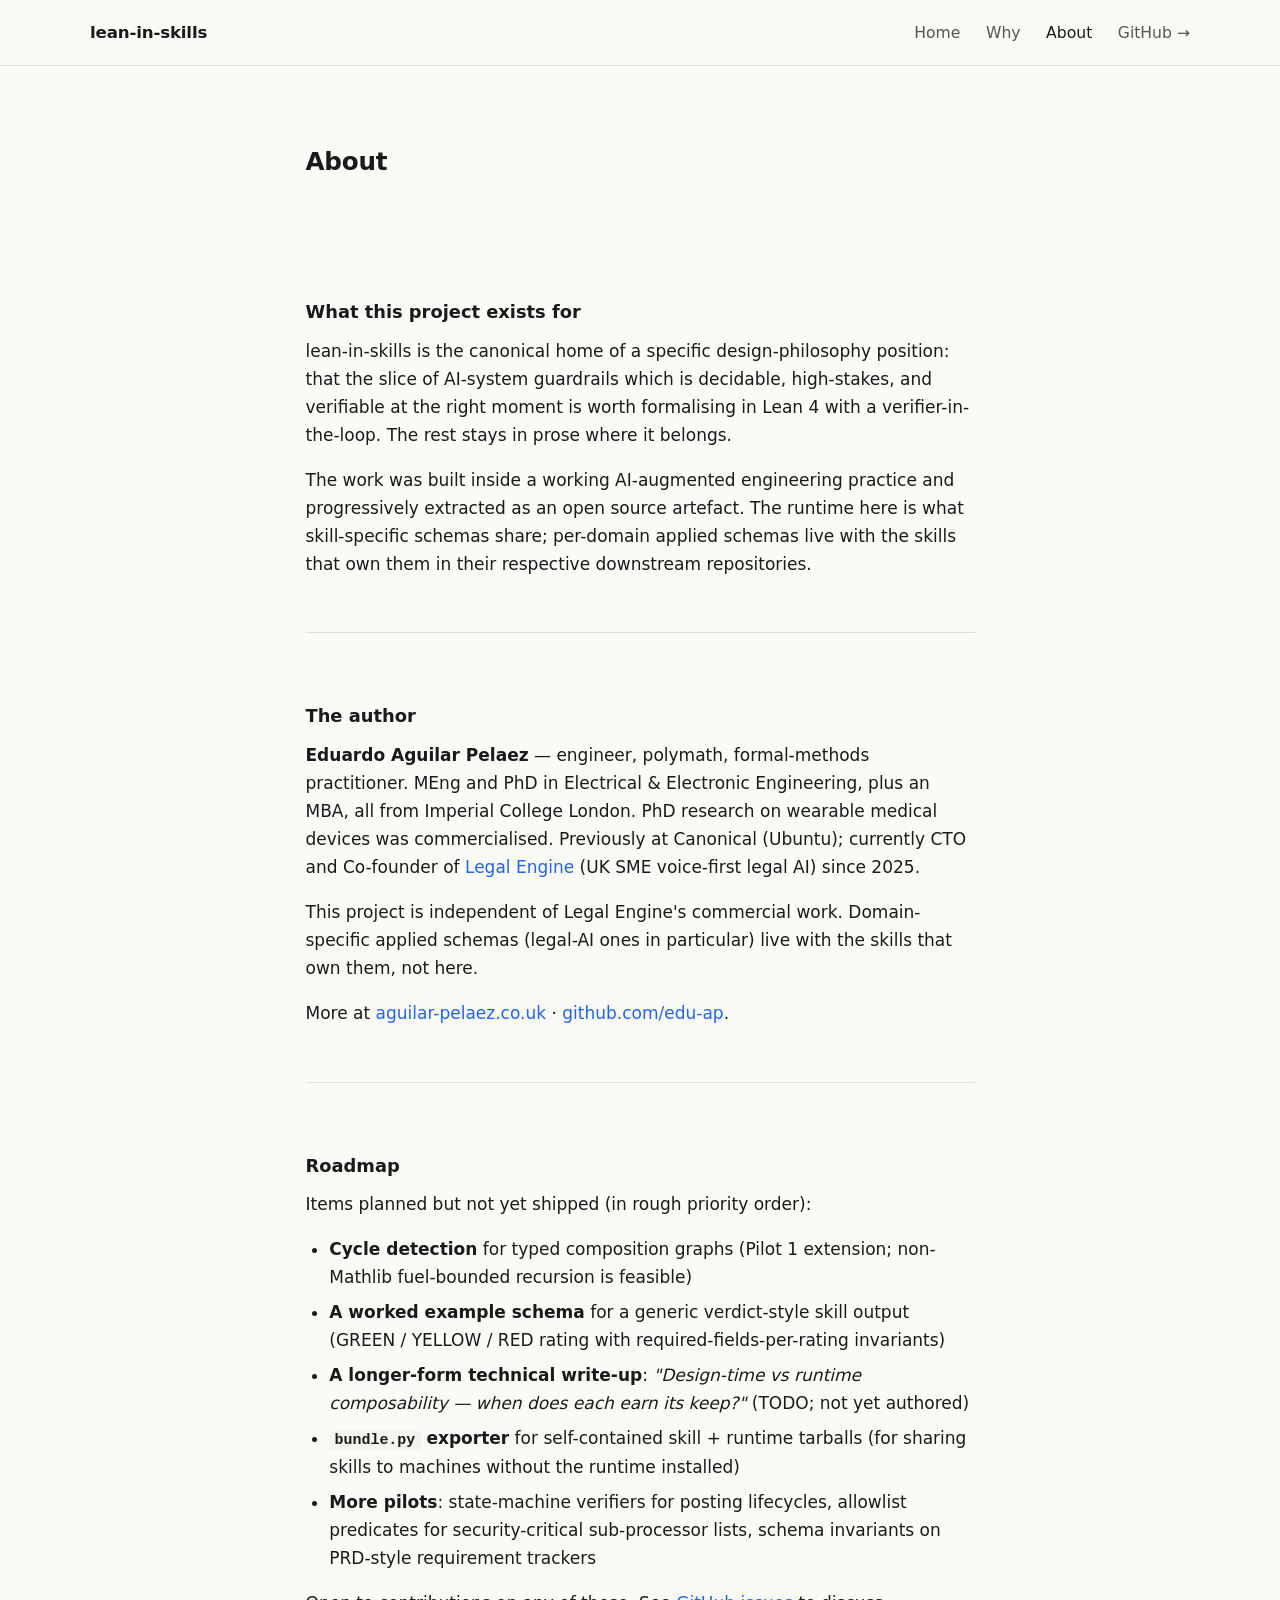
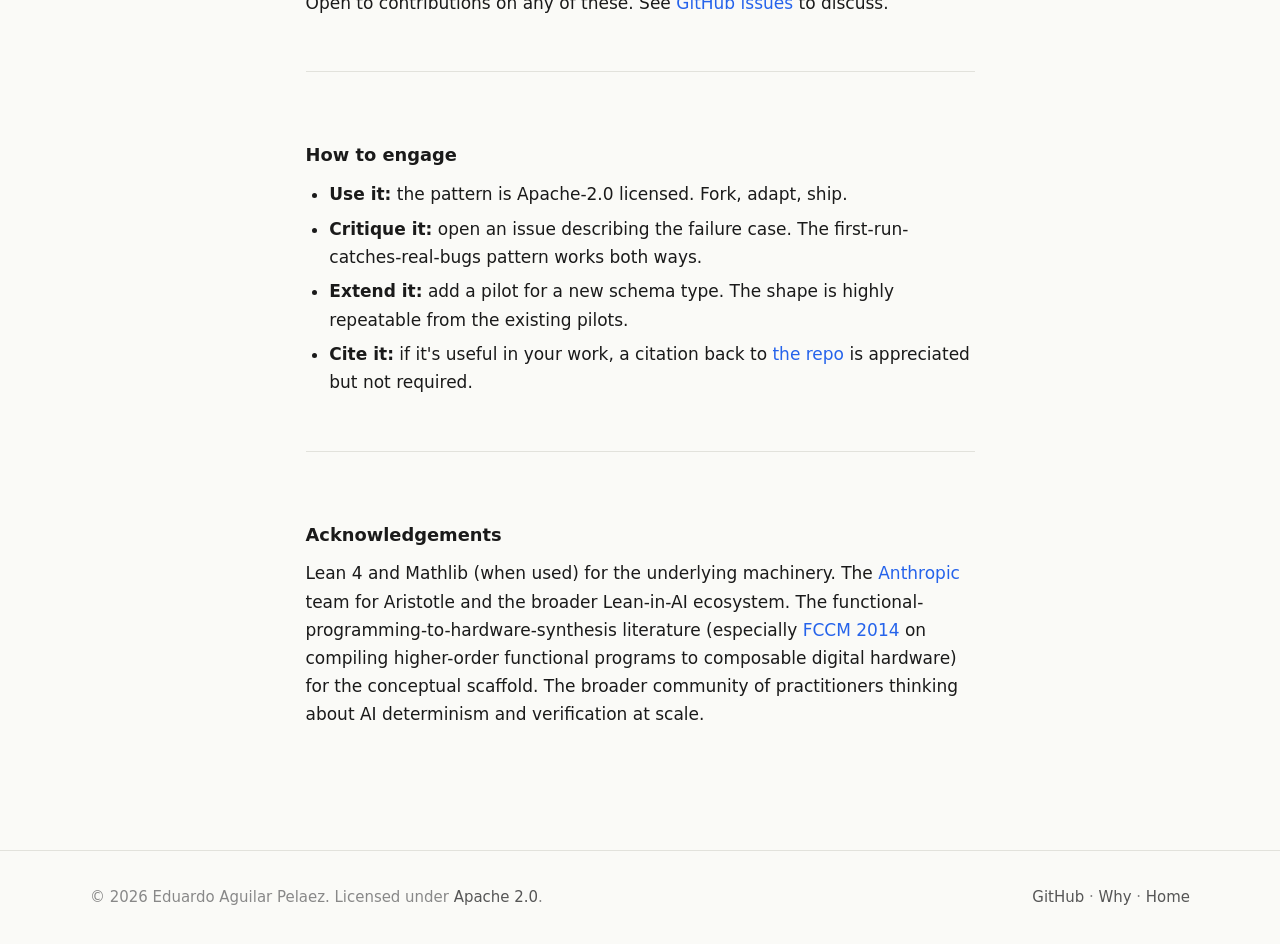
<file: docs/about.html>
<!DOCTYPE html>
<html lang="en-GB">
<head>
<meta charset="utf-8" />
<meta name="viewport" content="width=device-width, initial-scale=1" />
<title>About · lean-in-skills</title>
<meta name="description" content="The project's origin, the author, and the roadmap." />
<link rel="stylesheet" href="style.css" />
<link rel="icon" href="data:image/svg+xml,%3Csvg xmlns='http://www.w3.org/2000/svg' viewBox='0 0 100 100'%3E%3Crect width='100' height='100' rx='15' fill='%232563eb'/%3E%3Ctext x='50' y='66' font-family='monospace' font-size='52' fill='white' text-anchor='middle' font-weight='600'%3Eλ%3C/text%3E%3C/svg%3E" />
</head>
<body>

<nav class="top">
  <div class="inner">
    <div class="brand"><a href="/">lean-in-skills</a></div>
    <div class="links">
      <a href="/">Home</a>
      <a href="/why.html">Why</a>
      <a href="/about.html" class="active">About</a>
      <a href="https://github.com/edu-ap/lean-in-skills" target="_blank" rel="noopener">GitHub →</a>
    </div>
  </div>
</nav>

<main class="narrow">

<section style="border: none; padding-top: 2rem;">
  <h2>About</h2>
</section>

<section>
  <h3>What this project exists for</h3>
  <p>lean-in-skills is the canonical home of a specific design-philosophy position: that the slice of AI-system guardrails which is decidable, high-stakes, and verifiable at the right moment is worth formalising in Lean 4 with a verifier-in-the-loop. The rest stays in prose where it belongs.</p>
  <p>The work was built inside a working AI-augmented engineering practice and progressively extracted as an open source artefact. The runtime here is what skill-specific schemas share; per-domain applied schemas live with the skills that own them in their respective downstream repositories.</p>
</section>

<section>
  <h3>The author</h3>
  <p><strong>Eduardo Aguilar Pelaez</strong> — engineer, polymath, formal-methods practitioner. MEng and PhD in Electrical &amp; Electronic Engineering, plus an MBA, all from Imperial College London. PhD research on wearable medical devices was commercialised. Previously at Canonical (Ubuntu); currently CTO and Co-founder of <a href="https://legalengine.co.uk" target="_blank" rel="noopener">Legal Engine</a> (UK SME voice-first legal AI) since 2025.</p>
  <p>This project is independent of Legal Engine's commercial work. Domain-specific applied schemas (legal-AI ones in particular) live with the skills that own them, not here.</p>
  <p>More at <a href="https://aguilar-pelaez.co.uk" target="_blank" rel="noopener">aguilar-pelaez.co.uk</a> · <a href="https://github.com/edu-ap" target="_blank" rel="noopener">github.com/edu-ap</a>.</p>
</section>

<section>
  <h3>Roadmap</h3>
  <p>Items planned but not yet shipped (in rough priority order):</p>
  <ul>
    <li><strong>Cycle detection</strong> for typed composition graphs (Pilot 1 extension; non-Mathlib fuel-bounded recursion is feasible)</li>
    <li><strong>A worked example schema</strong> for a generic verdict-style skill output (GREEN / YELLOW / RED rating with required-fields-per-rating invariants)</li>
    <li><strong>A longer-form technical write-up</strong>: <em>"Design-time vs runtime composability — when does each earn its keep?"</em> (TODO; not yet authored)</li>
    <li><strong><code>bundle.py</code> exporter</strong> for self-contained skill + runtime tarballs (for sharing skills to machines without the runtime installed)</li>
    <li><strong>More pilots</strong>: state-machine verifiers for posting lifecycles, allowlist predicates for security-critical sub-processor lists, schema invariants on PRD-style requirement trackers</li>
  </ul>
  <p>Open to contributions on any of these. See <a href="https://github.com/edu-ap/lean-in-skills/issues" target="_blank" rel="noopener">GitHub issues</a> to discuss.</p>
</section>

<section>
  <h3>How to engage</h3>
  <ul>
    <li><strong>Use it:</strong> the pattern is Apache-2.0 licensed. Fork, adapt, ship.</li>
    <li><strong>Critique it:</strong> open an issue describing the failure case. The first-run-catches-real-bugs pattern works both ways.</li>
    <li><strong>Extend it:</strong> add a pilot for a new schema type. The shape is highly repeatable from the existing pilots.</li>
    <li><strong>Cite it:</strong> if it's useful in your work, a citation back to <a href="https://github.com/edu-ap/lean-in-skills" target="_blank" rel="noopener">the repo</a> is appreciated but not required.</li>
  </ul>
</section>

<section>
  <h3>Acknowledgements</h3>
  <p>Lean 4 and Mathlib (when used) for the underlying machinery. The <a href="https://www.anthropic.com" target="_blank" rel="noopener">Anthropic</a> team for Aristotle and the broader Lean-in-AI ecosystem. The functional-programming-to-hardware-synthesis literature (especially <a href="https://doi.org/10.1109/FCCM.2014.69" target="_blank" rel="noopener">FCCM 2014</a> on compiling higher-order functional programs to composable digital hardware) for the conceptual scaffold. The broader community of practitioners thinking about AI determinism and verification at scale.</p>
</section>

</main>

<footer>
  <div class="inner">
    <div>
      © 2026 Eduardo Aguilar Pelaez. Licensed under
      <a href="https://github.com/edu-ap/lean-in-skills/blob/main/LICENSE" target="_blank" rel="noopener">Apache 2.0</a>.
    </div>
    <div>
      <a href="https://github.com/edu-ap/lean-in-skills" target="_blank" rel="noopener">GitHub</a> ·
      <a href="/why.html">Why</a> ·
      <a href="/">Home</a>
    </div>
  </div>
</footer>

</body>
</html>
</file>
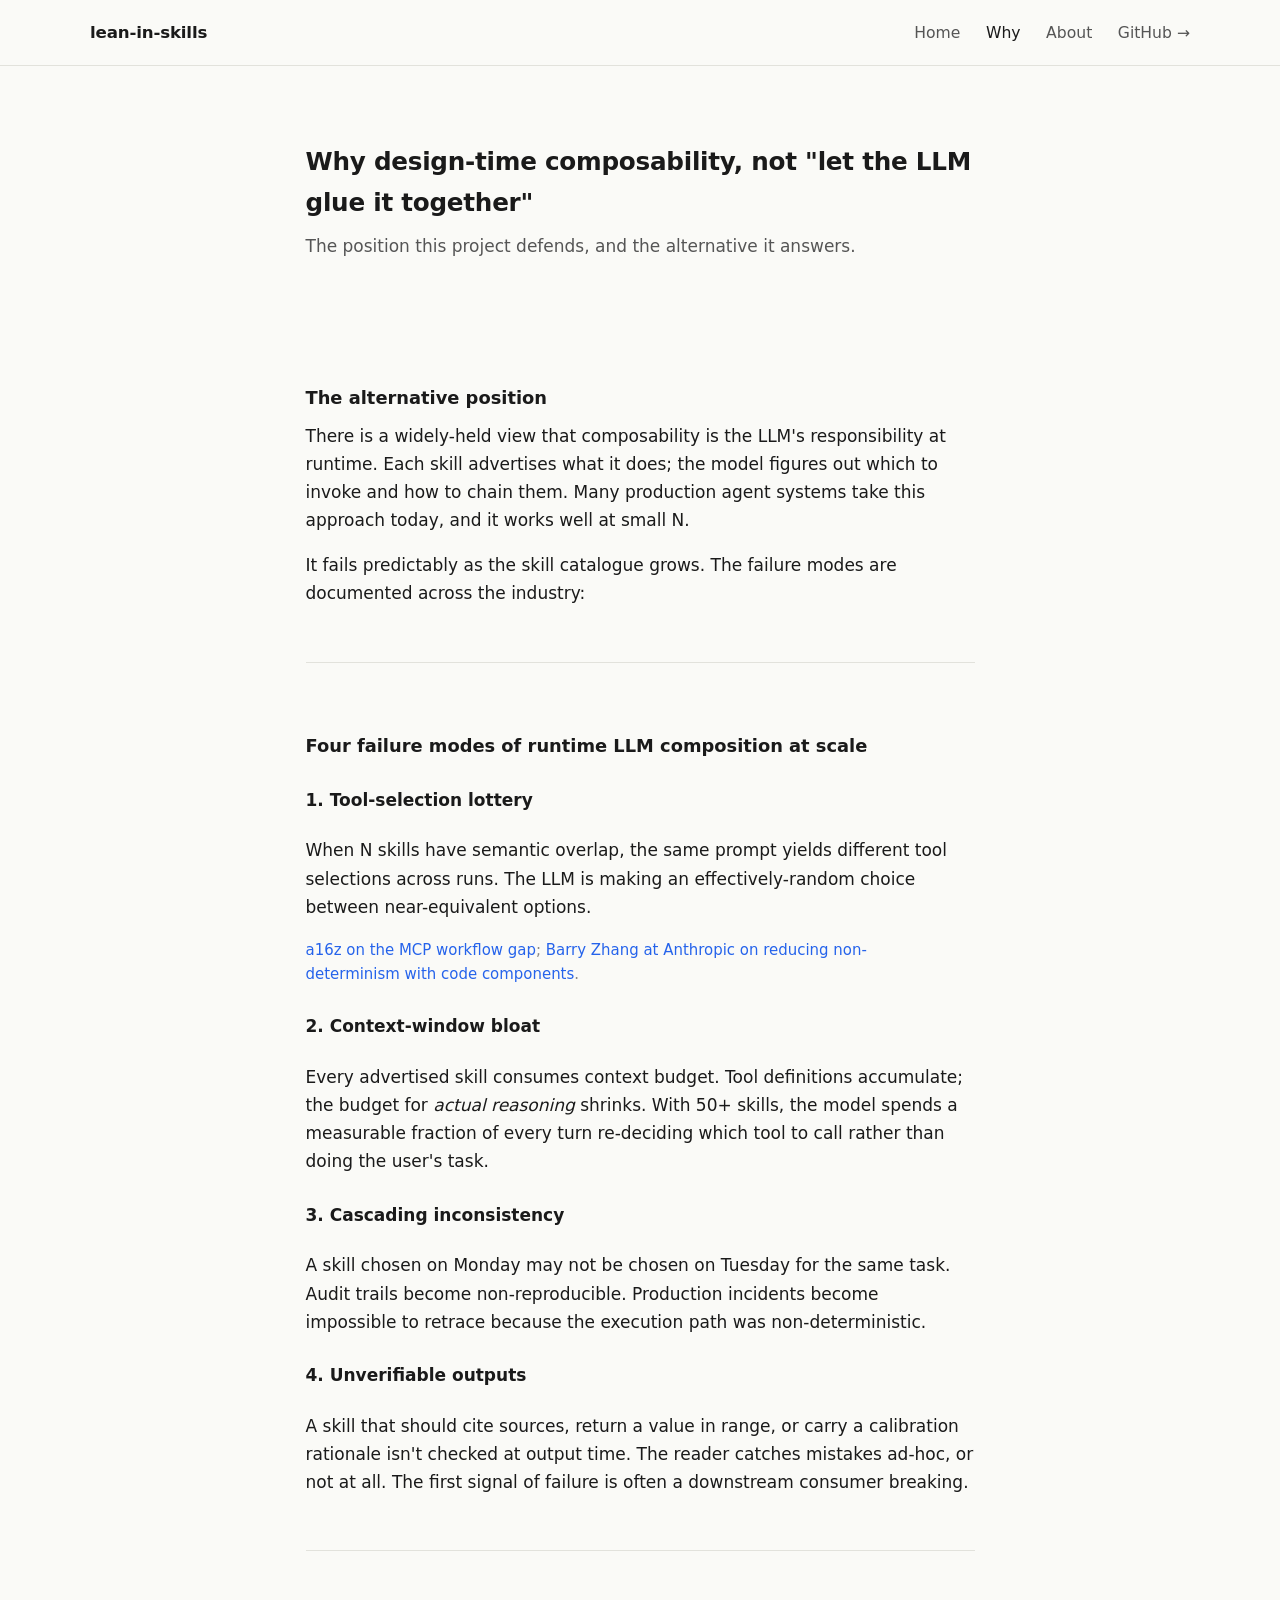
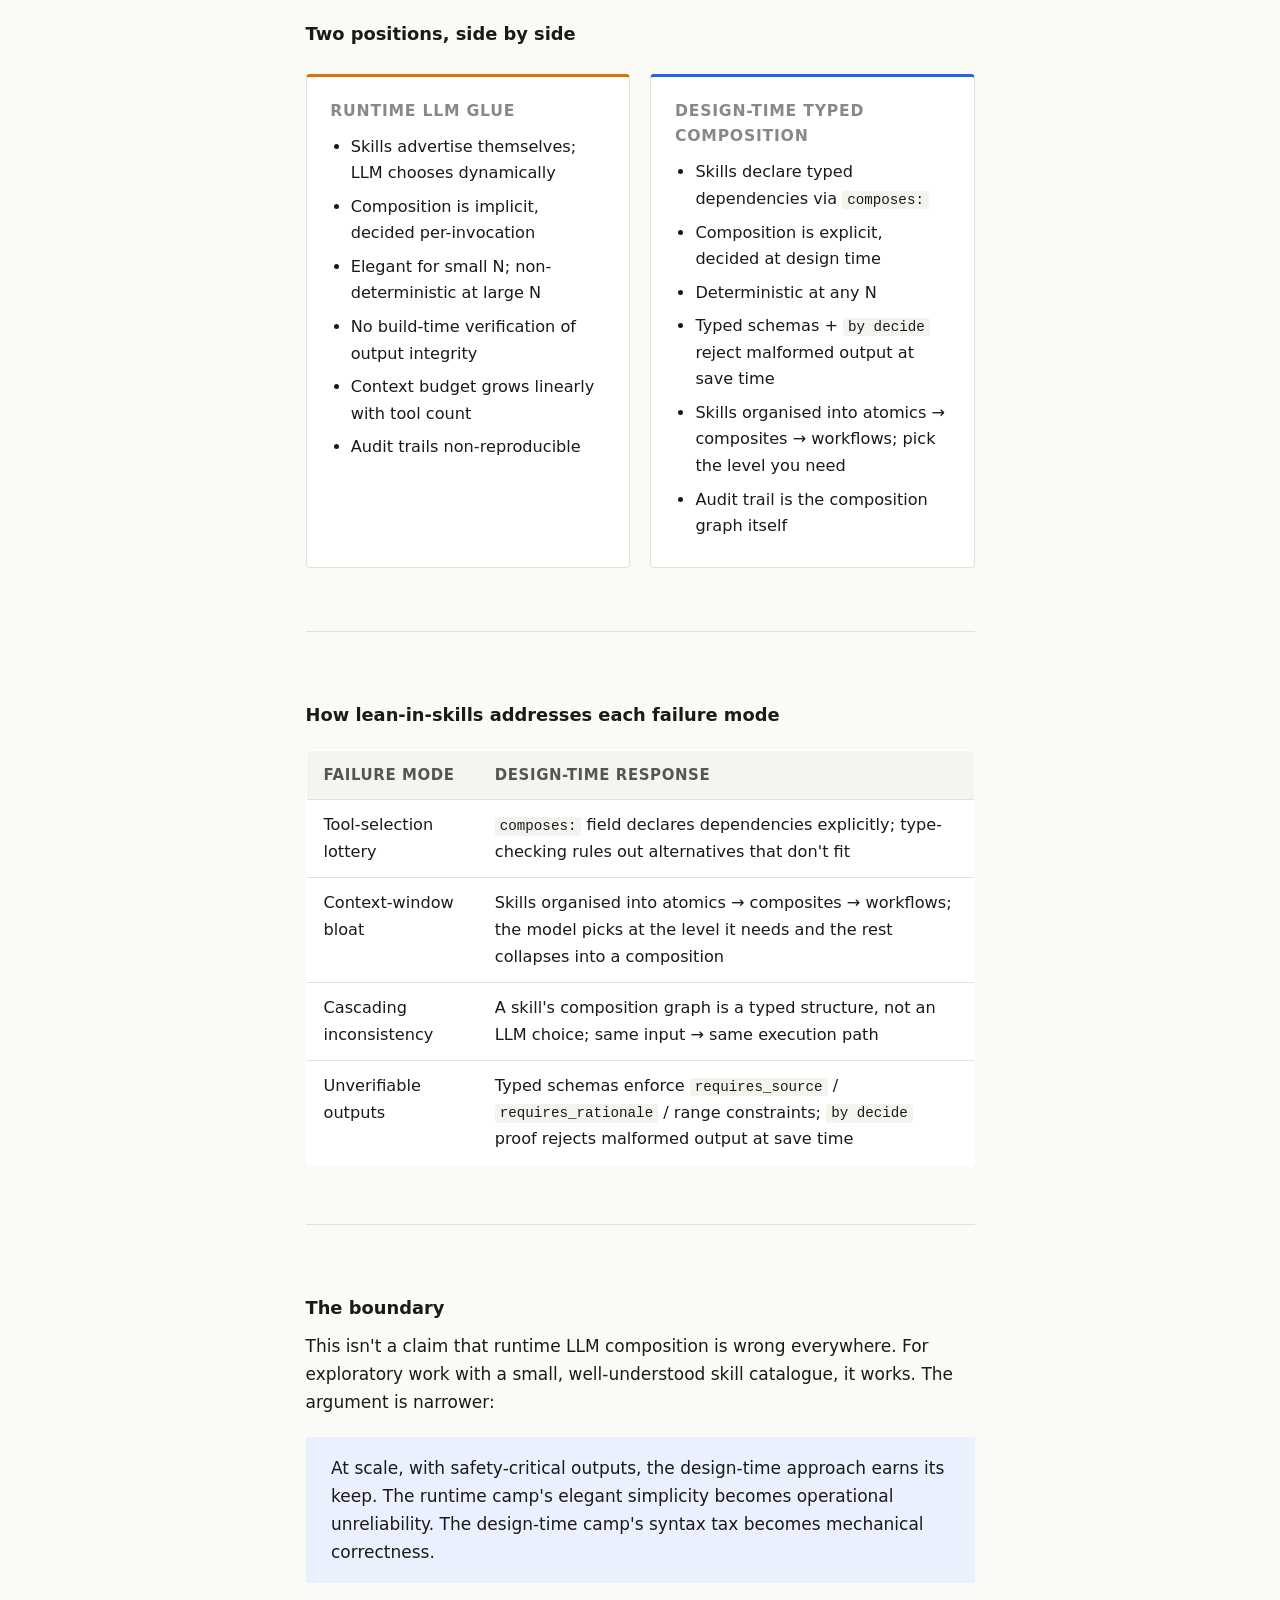
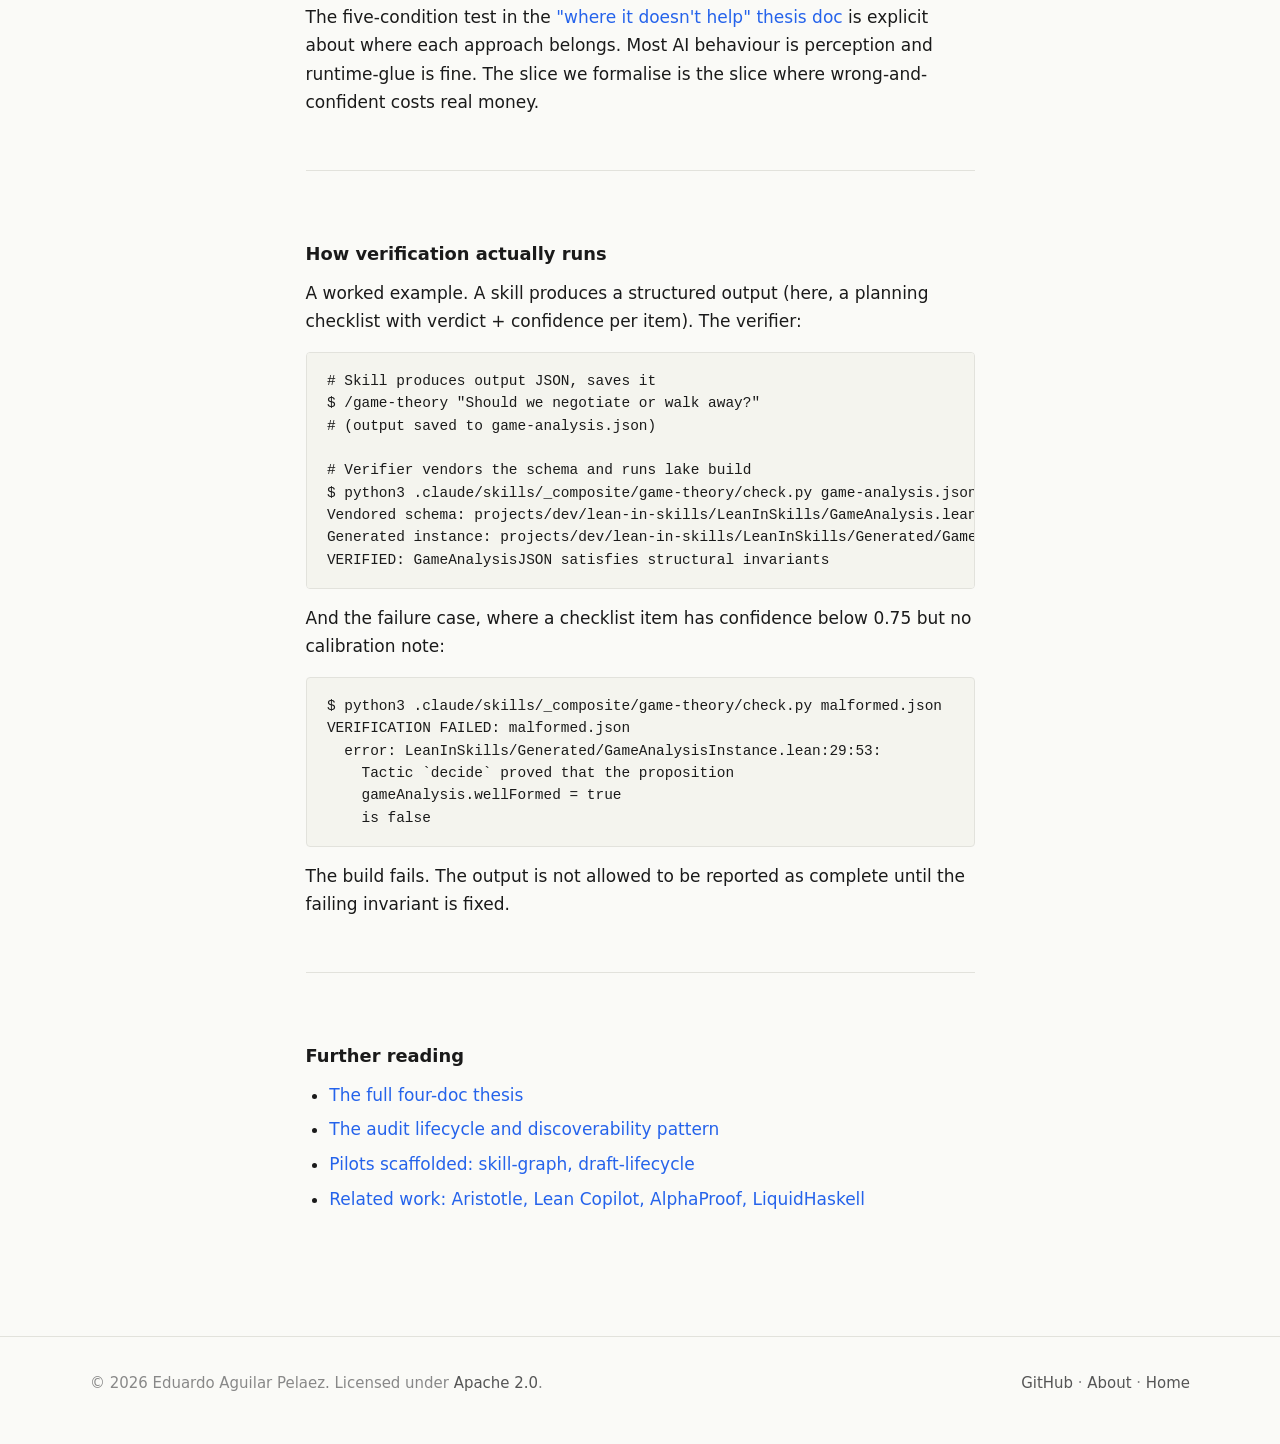
<file: docs/why.html>
<!DOCTYPE html>
<html lang="en-GB">
<head>
<meta charset="utf-8" />
<meta name="viewport" content="width=device-width, initial-scale=1" />
<title>Why design-time composability · lean-in-skills</title>
<meta name="description" content="The case against runtime LLM glue: tool-selection lottery, context-window bloat, cascading inconsistency, and unverifiable outputs." />
<link rel="stylesheet" href="style.css" />
<link rel="icon" href="data:image/svg+xml,%3Csvg xmlns='http://www.w3.org/2000/svg' viewBox='0 0 100 100'%3E%3Crect width='100' height='100' rx='15' fill='%232563eb'/%3E%3Ctext x='50' y='66' font-family='monospace' font-size='52' fill='white' text-anchor='middle' font-weight='600'%3Eλ%3C/text%3E%3C/svg%3E" />
</head>
<body>

<nav class="top">
  <div class="inner">
    <div class="brand"><a href="/">lean-in-skills</a></div>
    <div class="links">
      <a href="/">Home</a>
      <a href="/why.html" class="active">Why</a>
      <a href="/about.html">About</a>
      <a href="https://github.com/edu-ap/lean-in-skills" target="_blank" rel="noopener">GitHub →</a>
    </div>
  </div>
</nav>

<main class="narrow">

<section style="border: none; padding-top: 2rem;">
  <h2>Why design-time composability, not "let the LLM glue it together"</h2>
  <p class="muted">The position this project defends, and the alternative it answers.</p>
</section>

<section>
  <h3>The alternative position</h3>
  <p>There is a widely-held view that composability is the LLM's responsibility at runtime. Each skill advertises what it does; the model figures out which to invoke and how to chain them. Many production agent systems take this approach today, and it works well at small N.</p>
  <p>It fails predictably as the skill catalogue grows. The failure modes are documented across the industry:</p>
</section>

<section>
  <h3>Four failure modes of runtime LLM composition at scale</h3>

  <h4 style="margin-top: 1.5rem; font-size: 1rem;">1. Tool-selection lottery</h4>
  <p>When N skills have semantic overlap, the same prompt yields different tool selections across runs. The LLM is making an effectively-random choice between near-equivalent options.</p>
  <p class="subtle" style="font-size: 0.88rem;">
    <a href="https://a16z.com/a-deep-dive-into-mcp-and-the-future-of-ai-tooling/" target="_blank" rel="noopener">a16z on the MCP workflow gap</a>;
    <a href="https://barryzhang.substack.com/p/making-peace-with-llm-non-determinism" target="_blank" rel="noopener">Barry Zhang at Anthropic on reducing non-determinism with code components</a>.
  </p>

  <h4 style="margin-top: 1.5rem; font-size: 1rem;">2. Context-window bloat</h4>
  <p>Every advertised skill consumes context budget. Tool definitions accumulate; the budget for <em>actual reasoning</em> shrinks. With 50+ skills, the model spends a measurable fraction of every turn re-deciding which tool to call rather than doing the user's task.</p>

  <h4 style="margin-top: 1.5rem; font-size: 1rem;">3. Cascading inconsistency</h4>
  <p>A skill chosen on Monday may not be chosen on Tuesday for the same task. Audit trails become non-reproducible. Production incidents become impossible to retrace because the execution path was non-deterministic.</p>

  <h4 style="margin-top: 1.5rem; font-size: 1rem;">4. Unverifiable outputs</h4>
  <p>A skill that should cite sources, return a value in range, or carry a calibration rationale isn't checked at output time. The reader catches mistakes ad-hoc, or not at all. The first signal of failure is often a downstream consumer breaking.</p>
</section>

<section>
  <h3>Two positions, side by side</h3>
  <div class="compare-grid">
    <div class="compare-card runtime">
      <h4>Runtime LLM glue</h4>
      <ul>
        <li>Skills advertise themselves; LLM chooses dynamically</li>
        <li>Composition is implicit, decided per-invocation</li>
        <li>Elegant for small N; non-deterministic at large N</li>
        <li>No build-time verification of output integrity</li>
        <li>Context budget grows linearly with tool count</li>
        <li>Audit trails non-reproducible</li>
      </ul>
    </div>
    <div class="compare-card design">
      <h4>Design-time typed composition</h4>
      <ul>
        <li>Skills declare typed dependencies via <code>composes:</code></li>
        <li>Composition is explicit, decided at design time</li>
        <li>Deterministic at any N</li>
        <li>Typed schemas + <code>by decide</code> reject malformed output at save time</li>
        <li>Skills organised into atomics → composites → workflows; pick the level you need</li>
        <li>Audit trail is the composition graph itself</li>
      </ul>
    </div>
  </div>
</section>

<section>
  <h3>How lean-in-skills addresses each failure mode</h3>
  <table class="std">
    <thead>
      <tr>
        <th>Failure mode</th>
        <th>Design-time response</th>
      </tr>
    </thead>
    <tbody>
      <tr>
        <td>Tool-selection lottery</td>
        <td><code>composes:</code> field declares dependencies explicitly; type-checking rules out alternatives that don't fit</td>
      </tr>
      <tr>
        <td>Context-window bloat</td>
        <td>Skills organised into atomics → composites → workflows; the model picks at the level it needs and the rest collapses into a composition</td>
      </tr>
      <tr>
        <td>Cascading inconsistency</td>
        <td>A skill's composition graph is a typed structure, not an LLM choice; same input → same execution path</td>
      </tr>
      <tr>
        <td>Unverifiable outputs</td>
        <td>Typed schemas enforce <code>requires_source</code> / <code>requires_rationale</code> / range constraints; <code>by decide</code> proof rejects malformed output at save time</td>
      </tr>
    </tbody>
  </table>
</section>

<section>
  <h3>The boundary</h3>
  <p>This isn't a claim that runtime LLM composition is wrong everywhere. For exploratory work with a small, well-understood skill catalogue, it works. The argument is narrower:</p>
  <blockquote class="thesis-callout" style="border-left-color: var(--accent); background: var(--accent-soft); margin: 1.2rem 0; padding: 1rem 1.5rem;">
    At scale, with safety-critical outputs, the design-time approach earns its keep. The runtime camp's elegant simplicity becomes operational unreliability. The design-time camp's syntax tax becomes mechanical correctness.
  </blockquote>
  <p>The five-condition test in the <a href="https://github.com/edu-ap/lean-in-skills/blob/main/thesis/03-where-it-doesnt.md" target="_blank" rel="noopener">"where it doesn't help" thesis doc</a> is explicit about where each approach belongs. Most AI behaviour is perception and runtime-glue is fine. The slice we formalise is the slice where wrong-and-confident costs real money.</p>
</section>

<section>
  <h3>How verification actually runs</h3>
  <p>A worked example. A skill produces a structured output (here, a planning checklist with verdict + confidence per item). The verifier:</p>
  <pre><code># Skill produces output JSON, saves it
$ /game-theory "Should we negotiate or walk away?"
# (output saved to game-analysis.json)

# Verifier vendors the schema and runs lake build
$ python3 .claude/skills/_composite/game-theory/check.py game-analysis.json
Vendored schema: projects/dev/lean-in-skills/LeanInSkills/GameAnalysis.lean
Generated instance: projects/dev/lean-in-skills/LeanInSkills/Generated/GameAnalysisInstance.lean
VERIFIED: GameAnalysisJSON satisfies structural invariants</code></pre>

  <p>And the failure case, where a checklist item has confidence below 0.75 but no calibration note:</p>
  <pre><code>$ python3 .claude/skills/_composite/game-theory/check.py malformed.json
VERIFICATION FAILED: malformed.json
  error: LeanInSkills/Generated/GameAnalysisInstance.lean:29:53:
    Tactic `decide` proved that the proposition
    gameAnalysis.wellFormed = true
    is false</code></pre>

  <p>The build fails. The output is not allowed to be reported as complete until the failing invariant is fixed.</p>
</section>

<section>
  <h3>Further reading</h3>
  <ul>
    <li><a href="https://github.com/edu-ap/lean-in-skills/tree/main/thesis" target="_blank" rel="noopener">The full four-doc thesis</a></li>
    <li><a href="https://github.com/edu-ap/lean-in-skills/blob/main/audit-mechanism.md" target="_blank" rel="noopener">The audit lifecycle and discoverability pattern</a></li>
    <li><a href="https://github.com/edu-ap/lean-in-skills/tree/main/pilots" target="_blank" rel="noopener">Pilots scaffolded: skill-graph, draft-lifecycle</a></li>
    <li><a href="https://github.com/edu-ap/lean-in-skills/blob/main/references/related-work.md" target="_blank" rel="noopener">Related work: Aristotle, Lean Copilot, AlphaProof, LiquidHaskell</a></li>
  </ul>
</section>

</main>

<footer>
  <div class="inner">
    <div>
      © 2026 Eduardo Aguilar Pelaez. Licensed under
      <a href="https://github.com/edu-ap/lean-in-skills/blob/main/LICENSE" target="_blank" rel="noopener">Apache 2.0</a>.
    </div>
    <div>
      <a href="https://github.com/edu-ap/lean-in-skills" target="_blank" rel="noopener">GitHub</a> ·
      <a href="/about.html">About</a> ·
      <a href="/">Home</a>
    </div>
  </div>
</footer>

</body>
</html>
</file>
<file: docs/style.css>
/* lean-in-skills · site styles · v0.1 */

:root {
  --bg: #fafaf7;
  --fg: #1a1a1a;
  --muted: #555;
  --subtle: #888;
  --border: #e2e2dc;
  --accent: #2563eb;
  --accent-soft: #eaf0fe;
  --code-bg: #f4f4ee;
  --content-max: 68ch;
  --mono: ui-monospace, "SF Mono", Menlo, Consolas, "Liberation Mono", monospace;
  --sans: -apple-system, BlinkMacSystemFont, "Segoe UI", system-ui, Roboto,
          "Helvetica Neue", Arial, sans-serif;
}

* { box-sizing: border-box; }

html, body {
  margin: 0;
  padding: 0;
  background: var(--bg);
  color: var(--fg);
  font-family: var(--sans);
  font-size: 17px;
  line-height: 1.65;
  -webkit-font-smoothing: antialiased;
}

a { color: var(--accent); text-decoration: none; }
a:hover { text-decoration: underline; }

/* Nav */

nav.top {
  border-bottom: 1px solid var(--border);
  background: var(--bg);
  padding: 1.1rem 1.5rem;
  position: sticky;
  top: 0;
  z-index: 10;
}
nav.top .inner {
  max-width: 1100px;
  margin: 0 auto;
  display: flex;
  justify-content: space-between;
  align-items: baseline;
  gap: 2rem;
}
nav.top .brand {
  font-weight: 600;
  color: var(--fg);
  font-size: 0.98rem;
  letter-spacing: -0.01em;
}
nav.top .brand a { color: inherit; }
nav.top .links { display: flex; gap: 1.5rem; }
nav.top .links a {
  color: var(--muted);
  font-size: 0.92rem;
}
nav.top .links a:hover { color: var(--fg); text-decoration: none; }
nav.top .links a.active { color: var(--fg); font-weight: 500; }

/* Main */

main {
  max-width: 1100px;
  margin: 0 auto;
  padding: 2.5rem 1.5rem 4rem;
}

main.narrow { max-width: 720px; }

.hero {
  padding: 3rem 0 2rem;
  border-bottom: 1px solid var(--border);
}
.hero h1 {
  margin: 0 0 0.5rem;
  font-size: 2.1rem;
  font-weight: 600;
  letter-spacing: -0.02em;
  line-height: 1.15;
}
.hero .tagline {
  margin: 0 0 1.5rem;
  font-size: 1.05rem;
  color: var(--muted);
  max-width: 60ch;
}
.hero .thesis-callout {
  margin: 1.5rem 0;
  padding: 1.2rem 1.5rem;
  background: var(--accent-soft);
  border-left: 3px solid var(--accent);
  border-radius: 4px;
  font-size: 1.05rem;
  line-height: 1.5;
  color: #1f3a8a;
  max-width: 60ch;
}
.hero .cta-row {
  display: flex;
  gap: 1rem;
  margin-top: 1.8rem;
  flex-wrap: wrap;
}
.cta {
  display: inline-block;
  padding: 0.6rem 1.2rem;
  background: var(--accent);
  color: white;
  border-radius: 4px;
  font-size: 0.95rem;
  font-weight: 500;
  border: 1px solid var(--accent);
  transition: transform 0.1s, box-shadow 0.1s;
}
.cta:hover {
  background: #1d4ed8;
  text-decoration: none;
  transform: translateY(-1px);
  box-shadow: 0 2px 4px rgba(37, 99, 235, 0.2);
}
.cta.secondary {
  background: var(--bg);
  color: var(--accent);
  border: 1px solid var(--border);
}
.cta.secondary:hover {
  background: var(--accent-soft);
  border-color: var(--accent);
}

/* Sections */

section { padding: 2.2rem 0; border-bottom: 1px solid var(--border); }
section:last-of-type { border-bottom: none; }
section h2 {
  margin: 0 0 0.5rem;
  font-size: 1.45rem;
  font-weight: 600;
  letter-spacing: -0.01em;
}
section h3 {
  margin: 1.8rem 0 0.6rem;
  font-size: 1.05rem;
  font-weight: 600;
  color: var(--fg);
}
section p { margin: 0 0 1rem; max-width: var(--content-max); }
section ul, section ol { max-width: var(--content-max); margin: 0 0 1rem; padding-left: 1.4rem; }
section li { margin-bottom: 0.4rem; }

/* Audience pills */

.audience {
  display: flex;
  flex-wrap: wrap;
  gap: 0.6rem;
  margin: 1rem 0;
}
.audience .pill {
  background: white;
  border: 1px solid var(--border);
  padding: 0.4rem 0.85rem;
  border-radius: 999px;
  font-size: 0.85rem;
  color: var(--muted);
}

/* Code + diagram */

code {
  font-family: var(--mono);
  font-size: 0.88em;
  background: var(--code-bg);
  padding: 0.1em 0.35em;
  border-radius: 3px;
}
pre {
  background: var(--code-bg);
  border: 1px solid var(--border);
  padding: 1rem 1.2rem;
  border-radius: 4px;
  overflow-x: auto;
  font-size: 0.85rem;
  line-height: 1.55;
}
pre code { background: transparent; padding: 0; font-size: inherit; }

.diagram {
  font-family: var(--mono);
  font-size: 0.78rem;
  line-height: 1.4;
  background: white;
  border: 1px solid var(--border);
  border-radius: 4px;
  padding: 1.2rem 1.5rem;
  margin: 1.5rem 0;
  overflow-x: auto;
  white-space: pre;
  color: var(--fg);
}

/* Mermaid diagrams */

pre.mermaid {
  background: white;
  border: 1px solid var(--border);
  border-radius: 6px;
  padding: 1.5rem;
  margin: 1.5rem 0;
  text-align: center;
  overflow-x: auto;
}
pre.mermaid svg { max-width: 100%; height: auto; }

/* Comparison table */

.compare-grid {
  display: grid;
  grid-template-columns: 1fr 1fr;
  gap: 1.2rem;
  margin: 1.5rem 0;
}
.compare-card {
  background: white;
  border: 1px solid var(--border);
  border-radius: 4px;
  padding: 1.2rem 1.4rem;
}
.compare-card h4 {
  margin: 0 0 0.6rem;
  font-size: 0.92rem;
  text-transform: uppercase;
  letter-spacing: 0.05em;
  color: var(--subtle);
  font-weight: 600;
}
.compare-card.runtime { border-top: 3px solid #d97706; }
.compare-card.design { border-top: 3px solid var(--accent); }
.compare-card ul { margin: 0; padding-left: 1.2rem; }
.compare-card li { font-size: 0.95rem; margin-bottom: 0.4rem; }

@media (max-width: 720px) {
  .compare-grid { grid-template-columns: 1fr; }
}

/* Table */

table.std {
  width: 100%;
  border-collapse: collapse;
  margin: 1.2rem 0;
  font-size: 0.95rem;
  background: white;
  border: 1px solid var(--border);
  border-radius: 4px;
  overflow: hidden;
}
table.std th, table.std td {
  padding: 0.7rem 1rem;
  text-align: left;
  border-bottom: 1px solid var(--border);
  vertical-align: top;
}
table.std th {
  background: #f5f5ef;
  font-weight: 600;
  font-size: 0.88rem;
  text-transform: uppercase;
  letter-spacing: 0.04em;
  color: var(--muted);
}
table.std tr:last-child td { border-bottom: none; }

/* Footer */

footer {
  border-top: 1px solid var(--border);
  padding: 2rem 1.5rem;
  font-size: 0.88rem;
  color: var(--subtle);
  background: var(--bg);
}
footer .inner {
  max-width: 1100px;
  margin: 0 auto;
  display: flex;
  flex-wrap: wrap;
  gap: 2rem;
  justify-content: space-between;
}
footer a { color: var(--muted); }
footer a:hover { color: var(--fg); }

/* Misc */

.muted { color: var(--muted); }
.subtle { color: var(--subtle); }
hr { border: none; border-top: 1px solid var(--border); margin: 2rem 0; }
</file>
